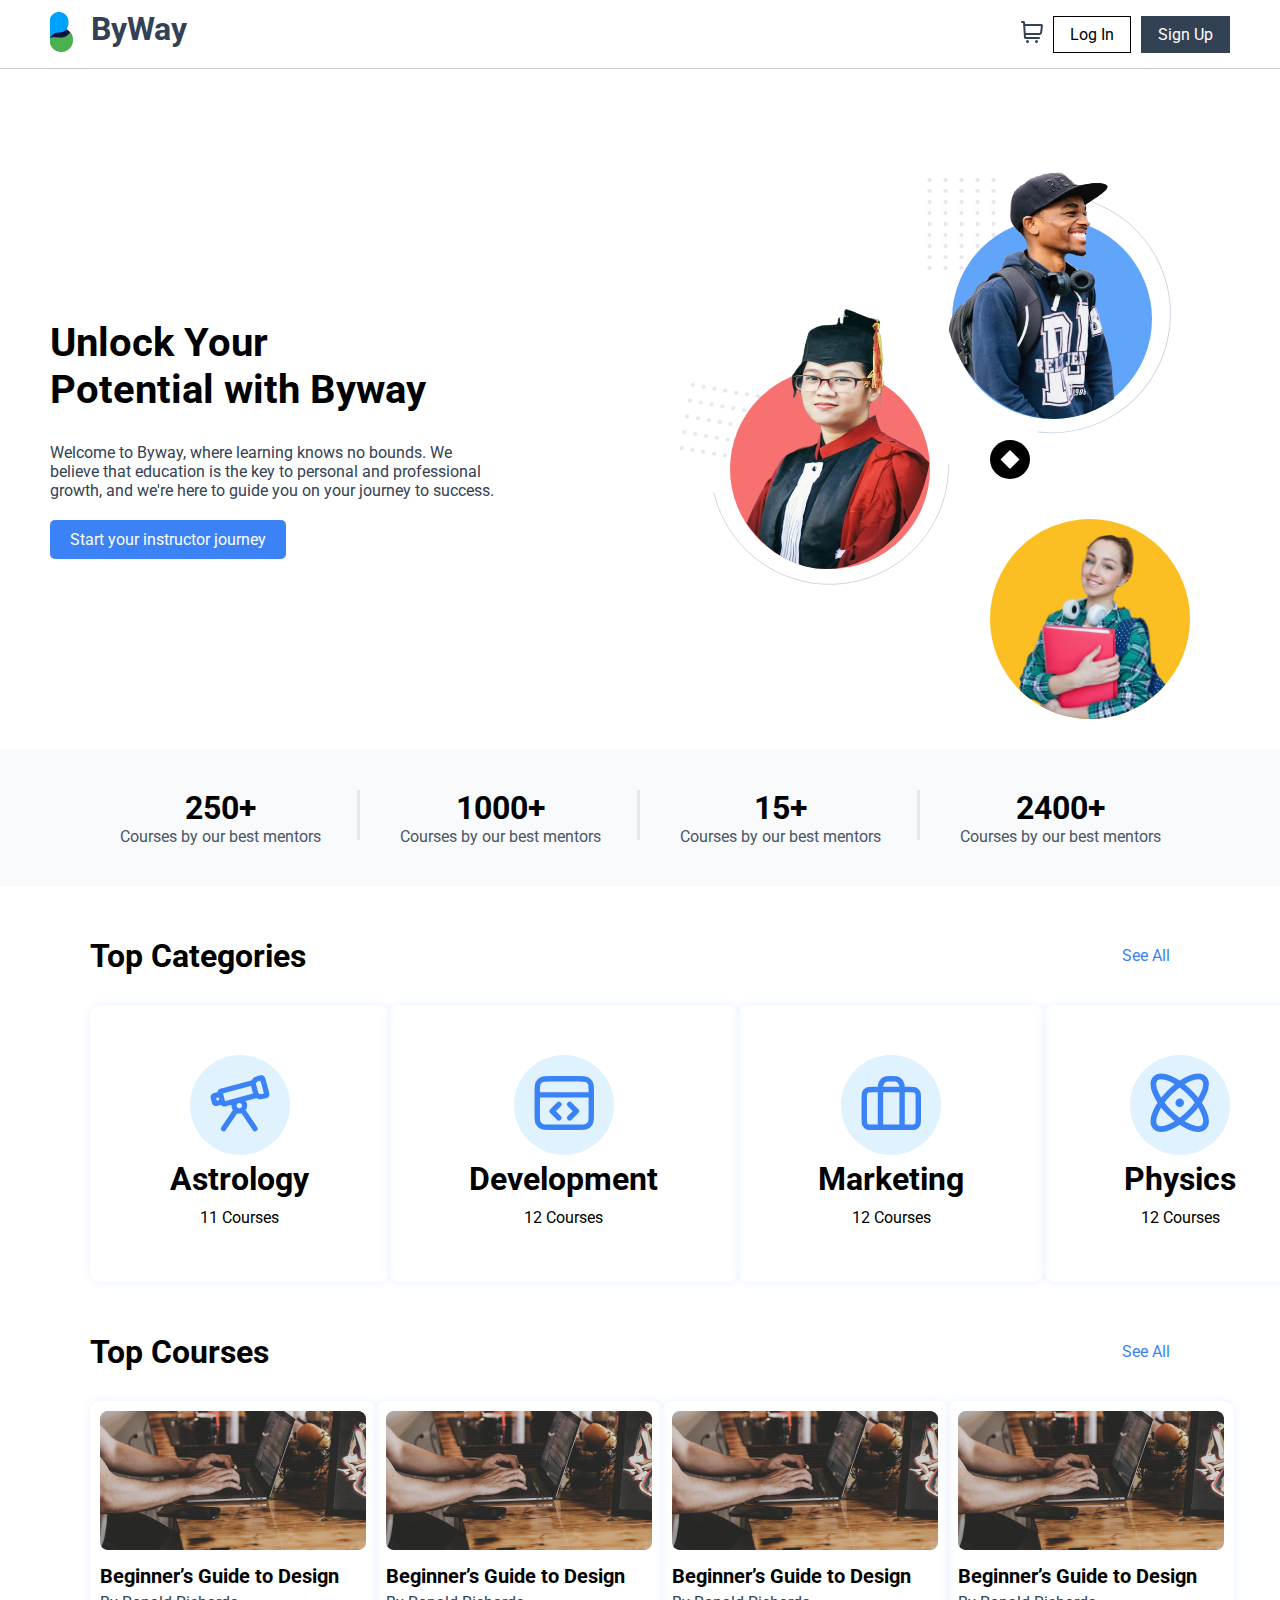
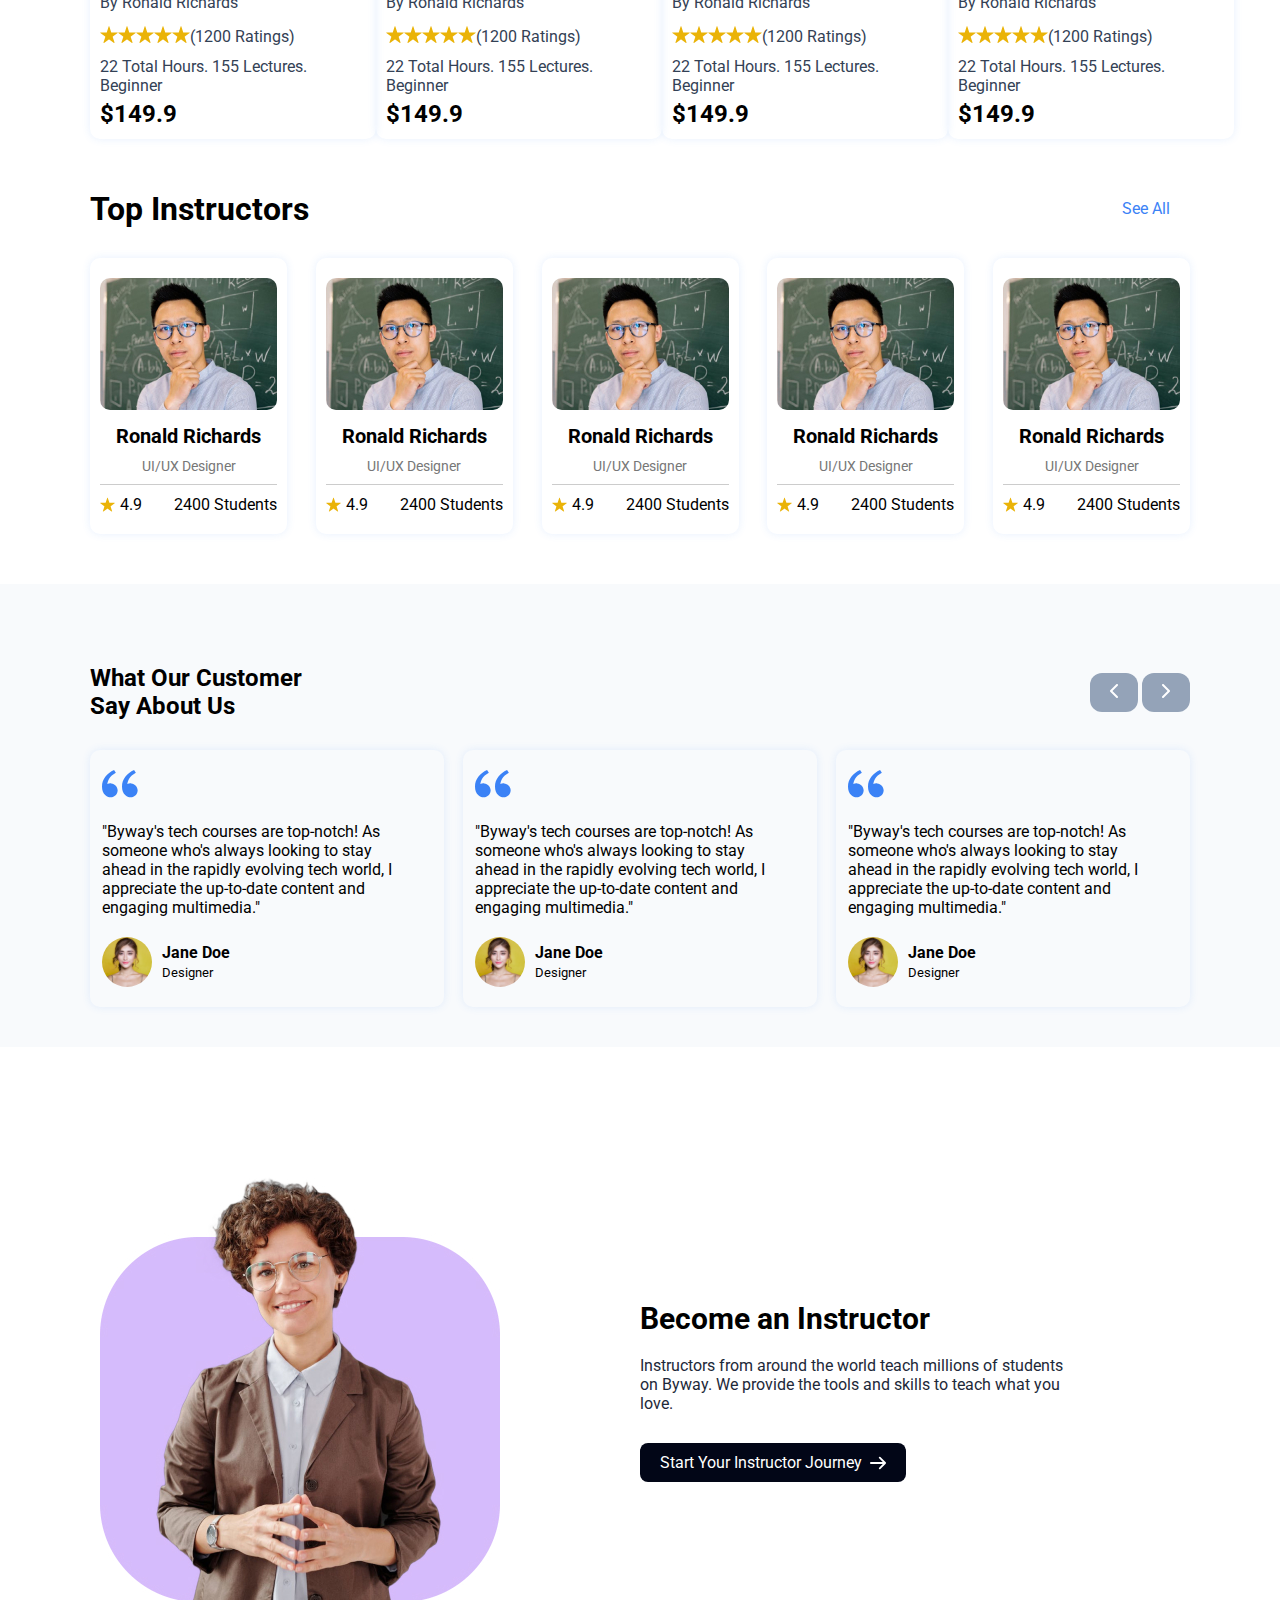
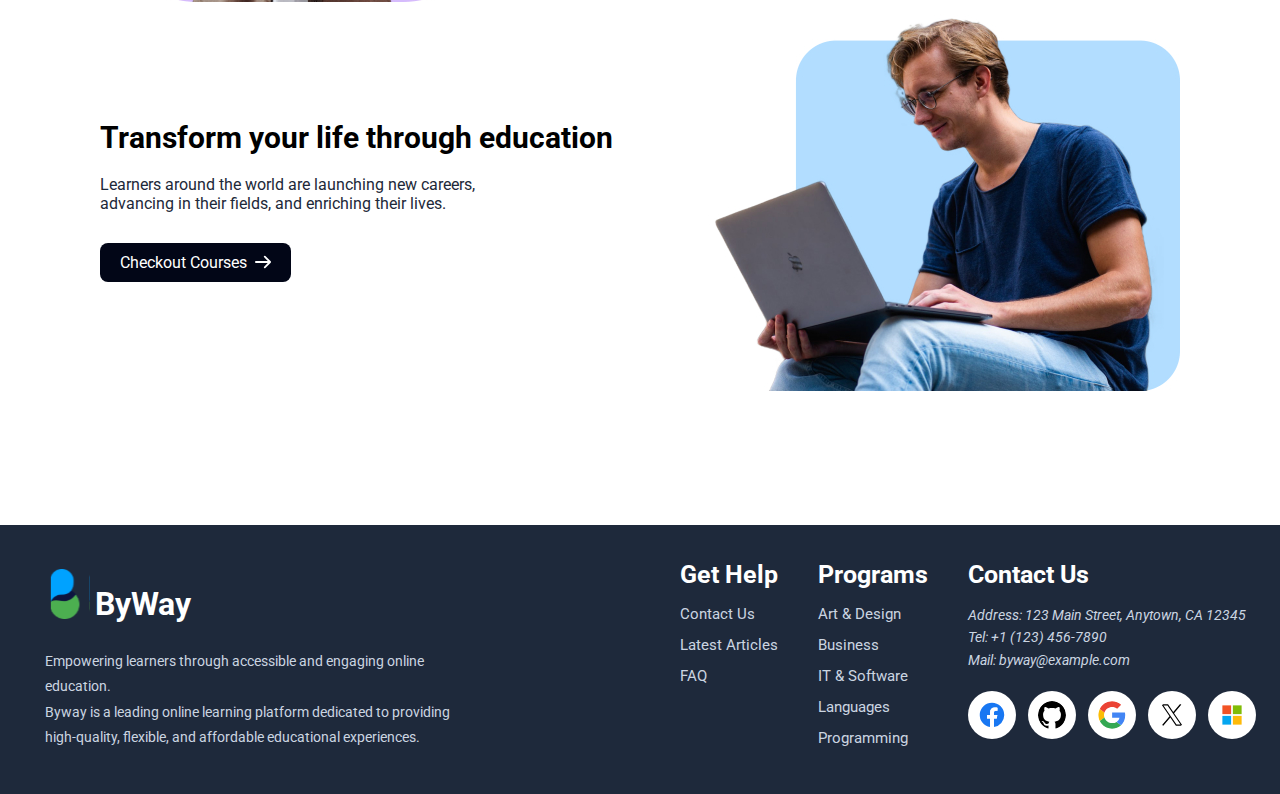
<file: index.html>
<!DOCTYPE html>
<html lang="en">
    <head>
        <meta charset="UTF-8">
        <meta name="viewport" content="width=device-width, initial-scale=1.0">
        <link href="https://fonts.googleapis.com/css2?family=Roboto:ital,wght@0,100;0,300;0,400;0,500;0,700;0,900;1,100;1,300;1,400;1,500;1,700;1,900&display=swap" rel="stylesheet">
        <link rel="stylesheet" href="CSS/style.css"/>
        <link rel="icon" href="assets/logo.svg">
        <title>ByWay</title>
    </head>
    <body>
        <section class="container">
            <nav>
                <div class="right">
                    <a href="index.html" class="image"><img src="assets/logo.svg" alt="logo"/></a>
                    <a href="index.html" class="text"><h1>ByWay</h1></a>
                </div>
                <div class="left">
                    <a href="#"><img src="assets/cart.svg" alt="cart" class="cart"/></a>
                    <a href="#" class="login">Log In</a>
                    <a href="#" class="signup">Sign Up</a>
                    <a class="menu" href="#"><img src="assets/menu-alt-svgrepo-com.svg" alt="menu"/></a>
                </div>
            </nav>
            <div class="top">
                <div class="right">
                    <h1>Unlock Your Potential with Byway</h1>
                    <p>Welcome to Byway, where learning knows no bounds. We believe that education is the key to personal and professional growth, and we're here to guide you on your journey to success. </p>
                    <a href="screens/screen1.html" class="see-more">Start your instructor journey</a>
                </div>
                <div class="left">
                    <img src="assets/dot.png" alt="dot" class="dot1"/>
                    <img src="assets/dot.png" alt="dot" class="dot2"/>
                    <div id="model1">
                        <img src="assets/model-1.png" alt="model1" class="model1"/>
                        <img src="assets/Ellipse.svg" alt="Ellipse" class="elips1"/>
                    </div>
                    <div id="model2">
                        <img src="assets/model-3.png" alt="model2" class="model2"/>
                        <img src="assets/Ellipse.svg" alt="Ellipse" class="elips2"/>
                    </div>
                    <div id="model3">
                        <img src="assets/model-2.png" alt="model3" class="model3"/>
                    </div>
                    <img src="assets/Polygon.svg" alt="image" class="rectangele"/>
                </div>
                <div class="boxone">
                    <img src="assets/span-1.svg" alt="image" class="one"/>
                    <img src="assets/span-2.svg" alt="image" class="two"/>
                    <img src="assets/span-3.svg" alt="image" class="three"/>
                    <img src="assets/span-4.svg" alt="image" class="four"/>
                    <img src="assets/span-5.svg" alt="image" class="five"/>
                    <p>Join our community of 1200+ Students</p>
                </div>
            </div>
            <section class="statistics">
                <div class="stat">
                    <h1>250+</h1>
                    <p>Courses by our best mentors</p>
                </div>
                <div class="stat">
                    <h1>1000+</h1>
                    <p>Courses by our best mentors</p>
                </div>
                <div class="stat">
                    <h1>15+</h1>
                    <p>Courses by our best mentors</p>
                </div>
                <div class="stat">
                    <h1>2400+</h1>
                    <p>Courses by our best mentors</p>
                </div>
            </section>
            <section id="top-catagory">
                <div class="top">
                    <h1>Top Categories</h1>
                    <a href="#" class="button">See All</a>
                </div>
                <div class="mid">
                    <div class="category-card">
                        <div class="icon">
                        <a href="#"><img src="assets/astrology.svg" alt="astrology"/></a>
                        </div>
                        <a href="#"><h1>Astrology</h1></a>
                        <a href="#">11 Courses</a>
                    </div>
                    <div class="category-card">
                        <div class="icon">
                        <a href="#"><img src="assets/devlopment.svg" alt="devlopment"/></a>
                        </div>
                        <a href="#"><h1>Development</h1></a>
                        <a href="#">12 Courses</a>
                    </div>
                    <div class="category-card">
                        <div class="icon">
                        <a href="#"><img src="assets/marketing.svg" alt="marketing"/></a>
                        </div>
                        <a href="#"><h1>Marketing</h1></a>
                        <a href="#">12 Courses</a>
                    </div>
                    <div class="category-card">
                        <div class="icon">
                        <a href="#"><img src="assets/physics.svg" alt="physics"/></a>
                        </div>
                        <a href="#"><h1>Physics</h1></a>
                        <a href="#">12 Courses</a>
                    </div>
                </div>
            </section>
            <section id="top-courses">
                <div class="top">
                    <h1>Top Courses</h1>
                    <a href="#" class="button">See All</a>
                </div>
                <div class="mid">
                    <a href="#" class="coursecard">
                        <img src="assets/bg.jpg" alt="imgae" class="bg"/>
                        <h1>Beginner’s Guide to Design</h1>
                        <p>By Ronald Richards</p>
                        <div class="stars">
                            <img src="assets/star.svg" alt="star"/>
                            <img src="assets/star.svg" alt="star"/>
                            <img src="assets/star.svg" alt="star"/>
                            <img src="assets/star.svg" alt="star"/>
                            <img src="assets/star.svg" alt="star"/>
                            <p>(1200 Ratings)</p>
                        </div>
                        <p class="time">22 Total Hours. 155 Lectures. Beginner</p>
                        <p class="rate">$149.9</p>
                    </a>
                    <a href="#" class="coursecard">
                        <img src="assets/bg.jpg" alt="imgae" class="bg"/>
                        <h1>Beginner’s Guide to Design</h1>
                        <p>By Ronald Richards</p>
                        <div class="stars">
                            <img src="assets/star.svg" alt="star"/>
                            <img src="assets/star.svg" alt="star"/>
                            <img src="assets/star.svg" alt="star"/>
                            <img src="assets/star.svg" alt="star"/>
                            <img src="assets/star.svg" alt="star"/>
                            <p>(1200 Ratings)</p>
                        </div>
                        <p class="time">22 Total Hours. 155 Lectures. Beginner</p>
                        <p class="rate">$149.9</p>
                    </a>
                    <a href="#" class="coursecard">
                        <img src="assets/bg.jpg" alt="imgae" class="bg"/>
                        <h1>Beginner’s Guide to Design</h1>
                        <p>By Ronald Richards</p>
                        <div class="stars">
                            <img src="assets/star.svg" alt="star"/>
                            <img src="assets/star.svg" alt="star"/>
                            <img src="assets/star.svg" alt="star"/>
                            <img src="assets/star.svg" alt="star"/>
                            <img src="assets/star.svg" alt="star"/>
                            <p>(1200 Ratings)</p>
                        </div>
                        <p class="time">22 Total Hours. 155 Lectures. Beginner</p>
                        <p class="rate">$149.9</p>
                    </a>
                    <a href="#" class="coursecard">
                        <img src="assets/bg.jpg" alt="imgae" class="bg"/>
                        <h1>Beginner’s Guide to Design</h1>
                        <p>By Ronald Richards</p>
                        <div class="stars">
                            <img src="assets/star.svg" alt="star"/>
                            <img src="assets/star.svg" alt="star"/>
                            <img src="assets/star.svg" alt="star"/>
                            <img src="assets/star.svg" alt="star"/>
                            <img src="assets/star.svg" alt="star"/>
                            <p>(1200 Ratings)</p>
                        </div>
                        <p class="time">22 Total Hours. 155 Lectures. Beginner</p>
                        <p class="rate">$149.9</p>
                    </a>
                </div>
            </section>
            <section id="top-instructors">
                <div class="top">
                    <h1>Top Instructors</h1>
                    <a href="#" class="button">See All</a>
                </div>
                <div class="mid">
                    <a href="#" class="instructor">
                        <img src="assets/model-5.jpg" alt="Instructor Image" class="instructor-img"/>
                        <h3 class="instructor-name">Ronald Richards</h3>
                        <p class="instructor-role">UI/UX Designer</p>
                        <div class="rating">
                            <div class="rating-left">
                                <img src="assets/star.svg" alt="Star Icon" class="star-icon"/>
                                <p>4.9</p>
                            </div>
                            <div class="rating-right">
                                <p>2400 Students</p>
                            </div>
                        </div>
                    </a>
                    <a href="#" class="instructor">
                        <img src="assets/model-5.jpg" alt="Instructor Image" class="instructor-img"/>
                        <h3 class="instructor-name">Ronald Richards</h3>
                        <p class="instructor-role">UI/UX Designer</p>
                        <div class="rating">
                            <div class="rating-left">
                                <img src="assets/star.svg" alt="Star Icon" class="star-icon"/>
                                <p>4.9</p>
                            </div>
                            <div class="rating-right">
                                <p>2400 Students</p>
                            </div>
                        </div>
                    </a>
                    <a href="#" class="instructor">
                        <img src="assets/model-5.jpg" alt="Instructor Image" class="instructor-img"/>
                        <h3 class="instructor-name">Ronald Richards</h3>
                        <p class="instructor-role">UI/UX Designer</p>
                        <div class="rating">
                            <div class="rating-left">
                                <img src="assets/star.svg" alt="Star Icon" class="star-icon"/>
                                <p>4.9</p>
                            </div>
                            <div class="rating-right">
                                <p>2400 Students</p>
                            </div>
                        </div>
                    </a>
                    <a href="#" class="instructor">
                        <img src="assets/model-5.jpg" alt="Instructor Image" class="instructor-img"/>
                        <h3 class="instructor-name">Ronald Richards</h3>
                        <p class="instructor-role">UI/UX Designer</p>
                        <div class="rating">
                            <div class="rating-left">
                                <img src="assets/star.svg" alt="Star Icon" class="star-icon"/>
                                <p>4.9</p>
                            </div>
                            <div class="rating-right">
                                <p>2400 Students</p>
                            </div>
                        </div>
                    </a>
                    <a href="#" class="instructor">
                        <img src="assets/model-5.jpg" alt="Instructor Image" class="instructor-img"/>
                        <h3 class="instructor-name">Ronald Richards</h3>
                        <p class="instructor-role">UI/UX Designer</p>
                        <div class="rating">
                            <div class="rating-left">
                                <img src="assets/star.svg" alt="Star Icon" class="star-icon"/>
                                <p>4.9</p>
                            </div>
                            <div class="rating-right">
                                <p>2400 Students</p>
                            </div>
                        </div>
                    </a>
                </div>
            </section>
            <section id="testimonials">
                <div class="top">
                    <div class="title">
                        <h2>What Our Customer Say About Us</h2>
                    </div>
                    <div class="controls">
                        <a href="#" class="prev"><img src="assets/short-arrow-left.svg" alt="left"/></a>
                        <a href="#" class="next"><img src="assets/short-arrow-right.svg" alt="right"/></a>
                    </div>
                </div>
                <div class="testimonial-container">
                    <a href="#" class="testimonial">
                        <div class="quote"><img src="assets/quotes.svg" alt="quote"/></div>
                        <p>
                            "Byway's tech courses are top-notch! As someone who's always looking to stay ahead in the rapidly evolving tech world, I appreciate the up-to-date content and engaging multimedia."
                        </p>
                        <div class="profile">
                            <img src="assets/span-7.svg" alt="Jane Doe"/>
                            <div class="profile-info">
                                <h4>Jane Doe</h4>
                                <small>Designer</small>
                            </div>
                        </div>
                    </a>
                    <a href="#" class="testimonial">
                        <div class="quote"><img src="assets/quotes.svg" alt="quote"/></div>
                        <p>
                            "Byway's tech courses are top-notch! As someone who's always looking to stay ahead in the rapidly evolving tech world, I appreciate the up-to-date content and engaging multimedia."
                        </p>
                        <div class="profile">
                            <img src="assets/span-7.svg" alt="Jane Doe"/>
                            <div class="profile-info">
                                <h4>Jane Doe</h4>
                                <small>Designer</small>
                            </div>
                        </div>
                    </a>
                    <a href="#" class="testimonial">
                        <div class="quote"><img src="assets/quotes.svg" alt="quote"/></div>
                        <p>
                            "Byway's tech courses are top-notch! As someone who's always looking to stay ahead in the rapidly evolving tech world, I appreciate the up-to-date content and engaging multimedia."
                        </p>
                        <div class="profile">
                            <img src="assets/span-7.svg" alt="Jane Doe"/>
                            <div class="profile-info">
                                <h4>Jane Doe</h4>
                                <small>Designer</small>
                            </div>
                        </div>
                    </a>
                </div>
            </section>
            <section id="join">
                <div class="instructor">
                    <div class="img">
                        <img src="assets/model-4.jpg" alt="model" class="modelfour"/>
                    </div>
                    <div class="instruction">
                        <h3>Become an Instructor</h3>
                        <p>Instructors from around the world teach millions of students on Byway. We provide the tools and skills to teach what you love.</p>
                        <a href="#" class="button">Start Your Instructor Journey<img src="assets/arrow-right.svg" alt="arrow left"/></a>
                    </div>
                </div>
                <div class="course">
                    <div class="img">
                        <img src="assets/model-6.jpg" alt="model" class="modelsix"/>
                    </div>
                    <div class="instruction">
                        <h3>Transform your life through education</h3>
                        <p>Learners around the world are launching new careers, advancing in their fields, and enriching their lives.</p>
                        <a href="#" class="button">Checkout Courses<img src="assets/arrow-right.svg" alt="arrow left"/></a>
                    </div>
                </div>
            </section>
            <footer class="footer">
                <div class="footer-container">
                <div class="footer-left">
                    <div class="footer-logo">
                    <a href="#"><img src="assets/logo.svg" alt="Byway Logo" class="logo"/></a>
                    <a href="#"><h1 class="logotitle">ByWay</h1></a>
                    </div>
                    <p class="footer-about">
                    Empowering learners through accessible and engaging online education.<br>
                    Byway is a leading online learning platform dedicated to providing high-quality, flexible, and affordable educational experiences.
                    </p>
                </div>
                <div class="footer-right">
                    <div class="one">
                        <h3>Get Help</h3>
                        <ul class="footer-links">
                        <li><a href="#">Contact Us</a></li>
                        <li><a href="#">Latest Articles</a></li>
                        <li><a href="#">FAQ</a></li>
                        </ul>
                    </div>
                <div class="two">
                    <h3>Programs</h3>
                    <ul class="footer-links">
                    <li><a href="#">Art & Design</a></li>
                    <li><a href="#">Business</a></li>
                    <li><a href="#">IT & Software</a></li>
                    <li><a href="#">Languages</a></li>
                    <li><a href="#">Programming</a></li>
                    </ul>
                </div>
                <div class="three">
                    <h3>Contact Us</h3>
                    <address>
                    Address: 123 Main Street, Anytown, CA 12345<br>
                    Tel: <a href="tel:+1234567890">+1 (123) 456-7890</a><br>
                    Mail: <a href="bywayedu@example.com">byway@example.com</a>
                    </address>
                    <div class="footer-social">
                    <a href="https://www.facebook.com/" target="_blank"><img src="assets/facebook.svg" alt="Facebook"/></a>
                    <a href="https://docs.github.com/" target="_blank"><img src="assets/github.svg" alt="GitHub"/></a>
                    <a href="https://www.google.com/" target="_blank"><img src="assets/google.svg" alt="Google"/></a>
                    <a href="https://twitter.com/" target="_blank"><img src="assets/twitter.svg" alt="X"/></a>
                    <a href="https://www.microsoft.com/en-in/" target="_blank"><img src="assets/microsoft.svg" alt="Microsoft"/></a>
                    </div>
                </div>
                </div>
                </div>
            </footer>
        </section>
    </body>
</html>
</file>
<file: CSS/style.css>
*{
    padding: 0;
    margin: 0;
    list-style: none;
    text-decoration: none;
    font-family: "Roboto", serif;
}
nav{
    display: flex;
    align-items: center;
    justify-content: space-between;
    padding: 10px 50px;
    border-bottom: 1.5px solid #ccc;
}
nav div.right{
    display: flex;
    align-items: center;
    justify-content: center;
}
nav div.right a.image{
    margin-right: 10px;
}
nav div.right a.text{
    color: #334155;
}
nav div.left{
    display: flex;
    align-items: center;
    justify-content: center;
}
nav div.left .menu{
    display: none;
}
a.login{
    color: #000;
    background-color: #fff;
    padding: 8px 16px;
    border: 1px solid #000;
    margin-left: 10px;
    margin-right: 10px;
}
a.login:hover{
    background-color: #000;
    color: #fff;
}
a.signup{
    color: #fff;
    background-color: #334155;
    padding: 8px 16px;
    border: 1px solid #334155;
}
a.signup:hover{
    background-color: #2b5999;
    color: #fff;
}
div.top{
    display: flex;
    justify-content: space-between;
}
div.top div.right{
    width: 50%;
    margin-top: 250px;
    padding: 0px 50px;
}
div.right h1{
    width: 60%;
    margin-bottom: 10px;
}
div.right p{
    width: 70%;
    color: #334155;
    margin-bottom: 30px;
    margin-top: 30px;
}
div.right a.see-more{
    background-color: #3B82F6;
    padding: 10px 20px;
    color: #fff;
    border-radius: 5px;
}
div.right a.see-more:hover{
    background-color: #2563eb;
    color: #000;
}
div.top div.right h1{
    font-size: 40px;
    font-weight: 700;
    color: #000;
}
div.top div.left {
    position: relative;
    display: flex;
    justify-content: center;
    align-items: center;
}

#model1 {
    background-color: #60a5fa;
    width: 200px;
    height: 200px;
    border-radius: 50%;
    position: absolute;
    top: 150px;
    left: -150px;
    z-index: 1;
}

img.model1 {
    display: block;
    width: 220px;
    height: 250px;
    position: relative;
    left: -4%;
    top: -25%;
    border-radius: 50%;
    overflow: hidden;
}
img.elips1{
    width: 168px;
    height: 230px;
    position: relative;
    top: -250px;
    left: 60px;
    z-index: 1;
    transform: rotate(30deg);
}
img.dot1{
    position: relative;
    top: -85px;
    right: 175px;
}

#model2 {
    background-color: #f87171;
    width: 200px;
    height: 200px;
    border-radius: 50%;
    position: absolute;
    top: 300px;
    right: 350px;
    z-index: 2;
}

img.model2 {
    display: block;
    width: 212px;
    height: 270px;
    position: relative;
    top: -35%;
    left: -5%;
    border-radius: 50%;
}
img.elips2{
    width: 168px;
    height: 230px;
    position: relative;
    top: -240px;
    left: 12px;
    z-index: 1;
    transform: rotate(100deg);
}
img.dot2{
    position: relative;
    top: 115px;
    right: 475px;
    transform: rotate(280deg);
}

#model3 {
    background-color: #fbbf24;
    width: 200px;
    height: 200px;
    border-radius: 50%;
    position: absolute;
    top: 450px;
    right: 90px;
    z-index: 1;
    overflow: hidden;
}

img.model3 {
    display: block;
    width: 300px;
    height: 250px;
    position: relative;
    top: -6%;
    right: 10%;
    border-radius: 50%;
    transform: scalex(-1);
    object-fit: contain;
    clip-path: circle(50%);
}
img.rectangele{
    background-color: #000;
    padding: 10px 10px;
    border-radius: 50%;
    position: relative;
    top: 150px;
    right: 250px;
}
div.boxone{
    background-color: #fff;
    width: 200px;
    height: 80px;
    position: absolute;
    top: 600px;
    left: 1100px;
    z-index: 1;
    box-shadow: 0 0 10px 0 rgba(0, 0, 0, 0.2);
    border-radius: 10px;
    align-items: center;
    justify-content: center;
    padding: 10px;
}
div.boxone p{
    font-size: 18px;
    width: 205px;
    position: relative;
    bottom: 50px;
}
div.boxone img.two{
    position: relative;
    right: 15px;
}
div.boxone img.three{
    position: relative;
    right: 30px;
}
div.boxone img.four{
    position: relative;
    right: 50px;
}
div.boxone img.five{
    position: relative;
    left: 125px;
    top: -48px;
}
.statistics {
    margin-top: 200px;
    display: flex;
    justify-content: space-around;
    background-color: #F8FAFC;
    padding: 40px 80px;
    position: relative;
}

.statistics .stat {
    text-align: center;
    flex: 1;
    position: relative;
}

.statistics .stat h2 {
    font-size: 2rem;
    margin-bottom: 5px;
    color: #1A202C;
}

.statistics .stat p {
    color: #4A5568;
}
.statistics .stat:not(:last-child)::after {
    content: "";
    position: absolute;
    top: 1%;
    bottom: 10%; 
    right: 0;
    width: 3px;
    background-color: #E2E8F0;
}
#top-catagory{
    padding: 0px 90px;
}
#top-catagory div.top{
    margin-top: 50px;
    margin-bottom: 30px;
    align-items: center;
}
#top-catagory div.top a.button{
    color: #3B82F6;
    padding: 10px 20px;
    align-items: center;
}
#top-catagory div.top a.button:hover{
    background-color: #3B82F6;
    color: #fff;
    border-radius: 5px;
}
#top-catagory div.mid{
    display: flex;
    justify-content: space-between;
    align-items: center;
    margin-bottom: 50px;
}
#top-catagory .mid .category-card {
    display: flex;
    flex-direction: column;
    align-items: center;
    justify-content: center;
    text-align: center;
    padding: 50px 80px;
    border-radius: 10px;
    box-shadow: 0px 0px 8px 0px #3B82F61F;
}
#top-catagory .mid .category-card a{
    color: #000;
    margin-top: 5px;
    margin-bottom: 5px;
}
#top-catagory .mid .category-card a:hover{
    color: #3B82F6;
}
#top-catagory .mid .category-card .icon {
    width: 100px;
    height: 100px;
    border-radius: 50%;
    background-color: #E0F2FE;
    display: flex;
    justify-content: center;
    align-items: center;
}
#top-catagory .mid .category-card .icon img{
    width: 60px;
    height: 60px;
    transition: transform 0.3s ease-in-out;
}
#top-catagory .mid .category-card .icon img:hover {
    transform: rotate(360deg);
}
#top-courses { 
    padding: 0px 90px;
}
#top-courses .top {
    margin-top: 50px;
    margin-bottom: 30px;
    align-items: center;
}
#top-courses .top .button {
    color: #3B82F6;
    padding: 10px 20px;
    align-items: center;
}
#top-courses .top .button:hover {
    background-color: #3B82F6;
    color: #fff;
    border-radius: 5px;
}
#top-courses .mid {
    display: flex;
    justify-content: space-between;
    align-items: center;
    margin-bottom: 50px;
}
#top-courses .mid .coursecard { 
    padding: 10px 10px;
    border-radius: 10px;
    box-shadow: 0px 0px 8px 0px #3B82F61F;
    transition: transform 0.3s ease-in-out;
}
#top-courses .mid .coursecard:hover{
    transform: scale(1.1);
}
#top-courses .mid .coursecard h1 { 
    font-size: 20px;
    margin-top: 10px;
    color: #000;
}
#top-courses .mid .coursecard p { 
    color: #334155;
    margin-top: 5px;
    margin-bottom: 1px;
}
#top-courses .mid .coursecard p.rate{
    font-size: 24px;
    margin-top: 5px;
    font-weight: bold;
    color: #000;
}
#top-courses .mid .coursecard p.rate:hover{
    color: #FF9F1C;
}
#top-courses .mid .coursecard .stars { 
    display: flex;
    flex-direction: row;
    margin-top: 10px;
    margin-bottom: 10px;
}
#top-instructors { 
    padding: 0px 90px;
}
#top-instructors .top { 
    margin-top: 50px;
    margin-bottom: 30px;
    align-items: center;
}
#top-instructors .top .button { 
    color: #3B82F6;
    padding: 10px 20px;
    align-items: center;
}
#top-instructors .top .button:hover { 
    background-color: #3B82F6;
    color: #fff;
    border-radius: 5px;
}
#top-instructors .mid { 
    display: flex;
    justify-content: space-between;
    align-items: center;
    margin-bottom: 50px;
}
#top-instructors .mid a{
    color: #000;
}
#top-instructors .mid .instructor { 
    text-align: center;
    background: #fff;
    border-radius: 10px;
    padding: 20px 10px;
    box-shadow: 0px 0px 8px 0px #3B82F61F;
}
#top-instructors .mid .instructor-img{
    width: 100%;
    border-radius: 10px;
}
#top-instructors .mid .instructor:hover{
    transform: scale(1.1);
}
#top-instructors .mid .instructor-name {
    font-size: 20px;
    font-weight: bold;
    margin-top: 10px;
    margin-bottom: 10px;
}
#top-instructors .instructor-role {
    color: #777;
    font-size: 14px;
    margin-bottom: 10px;
    border-bottom: 1px solid #ccc;
    padding-bottom: 10px;
}

#top-instructors .mid .rating {
    display: flex;
    justify-content: space-between;
    align-items: center;
    margin-top: 10px;
}
#top-instructors .mid .rating-left, .rating-right {
    display: flex;
    align-items: center;
}
#top-instructors .mid .star-icon {
    width: 15px;
    height: 15px;
    margin-right: 5px;
}
#testimonials { 
    padding: 30px 90px;
    background-color: #F8FAFC;
    margin-bottom: 30px;
}
#testimonials .top { 
    margin-top: 50px;
    margin-bottom: 30px;
    align-items: center;
}
#testimonials .top .title { 
    width: 20%;
}
#testimonials .top .controls .prev { 
    padding: 10px 20px;
    background-color: #94A3B8;
    border: none;
    border-radius: 12px;
}

#testimonials .top .controls .next { 
    padding: 10px 20px;
    background-color: #94A3B8;
    border: none;
    border-radius: 12px;
}
#testimonials .testimonial-container{
    display: flex;
    align-items: center;
    flex-direction: row;
    justify-content: space-between;
    margin-bottom: 10px;
}
#testimonials .testimonial-container .testimonial { 
    width: 30%;
    padding: 20px 12px;
    border-radius: 10px;
    box-shadow: 0px 0px 8px 0px #3B82F61F;
}
#testimonials .testimonial-container .testimonial p { 
    width: 90%;
    color: #000;
    margin-top: 20px;
    margin-bottom: 20px;
}
#testimonials .testimonial-container .testimonial .profile{
    display: flex;
    flex-direction: row;
    align-items: center;
}
#testimonials .testimonial-container .testimonial .profile img {
    border-radius: 50%;
    width: 50px;
    height: 50px;
    object-fit: cover;
}
.profile .profile-info { 
    margin-left: 10px;
}
.profile .profile-info h4 { 
    color: #000;
}
.profile-info small {
    color: #000;
}
#join { 
    padding: 100px 100px;
    margin-bottom: 30px;
}
#join .instructor { 
    display: flex;
    justify-content: space-between;
    align-items: center;
}
#join .instructor .instruction { 
    width: 50%;
}
#join .instructor .instruction h3 { 
    font-size: 30px;
    color: #000;
    margin-bottom: 20px;
}
#join .instructor .instruction p{
    color: #1D2939;
    width: 80%;
    margin-bottom: 30px;
}
#join .instructor .instruction .button {
    display: inline-flex;
    align-items: center;
    gap: 8px;
    font-size: 16px;
    background-color: #020617;
    color: #fff;
    padding: 10px 20px;
    border: none;
    text-align: center;
    border-radius: 8px;

}
#join .instructor .instruction .button img {
    width: 16px;
    height: 16px;
}
#join .instructor .instruction .button:hover{
    background-color: #94A3B8;
    color: #000;
}
#join .course { 
    display: flex;
    justify-content: space-between;
    align-items: center;
    transform: scaleX(-1)
}
#join .course .instruction { 
    width: 50%;
    transform: scaleX(-1);
}
#join .course .instruction h3 { 
    font-size: 30px;
    color: #000;
    margin-bottom: 20px;
}
#join .course .instruction p { 
    color: #1D2939;
    width: 80%;
    margin-bottom: 30px;
}
#join .course .instruction .button { 
    display: inline-flex;
    align-items: center;
    gap: 8px;
    font-size: 16px;
    background-color: #020617;
    color: #fff;
    padding: 10px 20px;
    border: none;
    text-align: center;
    border-radius: 8px;
}
#join .course .instruction .button img { 
    width: 16px;
    height: 16px;
}
#join .course .instruction .button:hover{
    background-color: #94A3B8;
    color: #000;
}
.footer {
    background-color: #1E293B; 
    color: #ffffff; 
    padding: 60px 60px;
  }
  
  .footer-container {
    display: flex;
    justify-content: space-between;
    align-items: center;
  }
  .footer .footer-left .footer-logo{
    display: flex;
    align-items: center;
    justify-items: center;
  }
  .footer .footer-right{
    display: flex;
    justify-content: space-between;
    flex-wrap: wrap;
    margin: 0 auto;
    gap: 40px;
  }
  .footer .footer-right h3{
    font-size: 25px;
    font-weight: bolder;
  }
  .footer-container .footer-about{
    width: 50%;
    color: #CBD5E1;
  }
  .footer-logo .logo {
    width: 50px;
    height: 50px;
    margin-bottom: 16px;
  }
  .footer-logo .logotitle{
    color: #fff;
  }
  .footer-about {
    font-size: 14px;
    line-height: 1.8;
    margin-top: 10px;
  }
  
  .footer-links {
    padding: 0;
    margin-top: 15px;
  }
  
  .footer-links li {
    margin-bottom: 12px;
  }
  
  .footer-links a {
    color: #CBD5E1;
    font-size: 15px;
  }
  
  .footer-links a:hover {
    text-decoration: underline;
    color: #50c0e9;
  }
  
  .footer-social {
    display: flex;
    gap: 12px;
    margin-top: 20px;
  }
  
  .footer-social a img {
    width: 28px; 
    height: 28px;
    padding: 10px 10px;
    border-radius: 50%;
    background-color: #fff;
    transition: transform 0.3s ease-in-out;
  }
  
  .footer-social a img:hover {
    transform: scale(1.1); 
  }
  .footer .footer-right .three h3{
    margin-bottom: 15px;
  }
  
  address {
    font-size: 14px;
    line-height: 1.6;
    color: #CBD5E1;
  }
  
  address a {
    color: #CBD5E1;
  }
  
  address a:hover {
    text-decoration: underline;
    color: #50c0e9;
  }
  @media (max-width: 1400px) {
    .footer{
        padding: 15px 15px;
    }
    .footer-left{
        width: 50%;
        margin-left: 30px;
    }
    .footer-container .footer-about{
        width: 70%;
    }
    div.boxone{
        display: none;
    }
    .footer .footer-left .footer-logo{
        width: max-content;
    }
    .footer-container{
        margin-top: 20px;
        margin-bottom: 20px;
    }
}
@media (max-width: 1200px) {
    div.top div.right h1{
        width: 65%;
    }
    div.boxone{
        display: none;
    }
    #top-catagory{
        padding: 0px 30px;
    }
    #top-courses{
        padding: 0px 30px;
    }
    #top-instructors{
        padding: 0px 30px;
    }
    #testimonials{
        padding: 10px 50px;
    }
    #top-catagory .mid .category-card{
        padding: 50px 50px;
    }
    #top-catagory div.mid{
        padding: 0px 30px;
    }
    #top-instructors .mid{
        padding: 0px 30px;
    }
    .footer .footer-left{
        width: 45%;
    }
    .footer-container .footer-about{
        width: 95%;
    }
    .footer .footer-right{
        flex-wrap: nowrap;
    }
    #top-instructors .mid .instructor:nth-of-type(4) {
    display: none;
    }
    #top-courses .mid {
        display: grid;
        grid-template-columns: repeat(2, 1fr);
        grid-template-rows: repeat(4, auto);
        gap: 30px;
        margin-left: 150px;
    }
    #top-courses .mid .coursecard{
        align-items: center;
        justify-content: center;
        width: max-content;
    }
    .footer {
        padding: 15px 25px;
    }
}
@media (max-width: 992px) {
    div.top div.right h1{
        width: 80%;
    }
    .statistics{
        padding: 30px 15px;
    }
    #join .instructor .instruction{
        margin-left: 50px;
    }
    .footer-container .footer-about{
        display: none;
    }
    .footer .footer-left {
        width: 35%;
    }
    #top-catagory div.mid{
        padding: 0px 20px;
    }
    .footer-social a img{
        width: 20px;
        height: 20px;
    }
}
@media (max-width: 768px) {
    div.top div.left{
        display: none;
    }
    div.top div.right{
        padding: 0px 30px;
        margin-top: 90px;
        width: 100%;
        display: flex;
        flex-wrap: wrap;
        justify-content: center;
        align-items: center;
        text-align: center;
        position: relative;
        background: none;
    }
    div.top div.right::before {
        content: "";
        position: absolute;
        top: 1px;
        left: 320px;
        width: 25%;
        height: 100%;
        background: url('../assets/logo.svg') center /cover no-repeat;
        opacity: 0.2;
        z-index: -1;
    }
    .statistics {
        margin-top: 100px;
        padding: 25px 25px;
    }
    #top-catagory .mid .category-card{
        padding: 25px 25px;
    }
    #top-catagory div.mid{
        display: grid;
        grid-template-columns: repeat(2, 1fr);
        gap: 20px;
    }
    #top-instructors .mid { 
        display: grid;
        grid-template-columns: repeat(2, 1fr);
        gap: 30px;
        padding-left: 60px;
    }
    #top-courses .mid{
        margin-left: 30px;
    }
    #top-instructors .mid .instructor{
        display: flex;
        justify-content: center;
        align-items: center;
        flex-direction: column;
        width: 70%;
    }
    #top-instructors .mid .instructor img{
        width: 50%;
        height: 50%;
    }
    #top-instructors .mid .instructor .star {
        gap: 30px;
    }
    #testimonials .top .title{
        width: 40%;
    }
    #testimonials .testimonial-container .testimonial:nth-of-type(n+2){
        display: none;
    }
    #testimonials .testimonial-container .testimonial{
        width: 80%;
        margin: auto;
    }
    #testimonials .testimonial-container .testimonia .quote img{
        width: 20px;
        height: 20px;
    }
    #testimonials .testimonial-container .testimonial p{
        font-size: 15px;
    }
    #testimonials .testimonial-container .testimonial .profile img{
        width: 40px;
        height: 40px;
    }
    .profile .profile-info{
        font-size: 15px;
    }
    #testimonials .testimonial-container{
        gap: 20px;
    }
    #join .instructor .modelfour{
        width: 250px;
        height: 250px;
    }
    #join .instructor .instruction h3 {
        font-size: 20px;
    }
    #join .instructor .instruction p{
        width: 90%;
        font-size: 14px;
    }
    #join .instructor .instruction .button{
        font-size: 12px;
    }
    #join .course .modelsix{
        width: 250px;
        height: 250px;
    }
    #join .course .instruction h3{
        font-size: 20px;
    }
    #join .course .instruction p{
        width: 90%;
        font-size: 14px;
    }
    #join .course .instruction .button{
        font-size: 12px;
    }
    .footer-container{
        flex-direction: column;
        margin-bottom: 20px;
    }
    .footer .footer-left{
        width: 28%;
    }
}
@media (max-width: 576px) {
    nav div.left .menu{
        display: block;
    }
    nav div.left .menu img{
        width: 30px;
        height: 30px;
        margin-left: 10px;
    }
    nav div.left .signup,
    nav div.left .login,
    nav div.left .cart{
        display: none;
    }
    div.top div.right::before {
        top: 1px;
        left: 220px;
        width: 35%;
        height: 100%;
    }
    div.top div.right h1 {
        font-size: 30px;
    }
    .statistics {
        margin-top: 80px;
        padding: 15px 15px;
    }
    .statistics .stat h1{
        font-size: 18px;
    }
    .statistics .stat p {
        font-size: 14px;
        width: 91%;
        margin-left: 5px;
    }
    #testimonials .top .title{
        width: 50%;
    }
    #testimonials .testimonial-container .testimonial:nth-of-type(2),
    #testimonials .testimonial-container .testimonial:nth-of-type(3) {
        display: none;
    }
    #testimonials .testimonial-container .testimonial{
        width: 100%;
    }
    #top-courses .mid{
        display: grid;
        grid-template-columns: repeat(1, 1fr);
        gap: 30px;
        margin: 20px 100px;
    }
    #top-courses .mid .coursecard{
        text-align: center;
        padding: 10px 20px;
    }
    #top-courses .mid .coursecard img.bg{
        width: 100%;
        height: auto;
    }
    #top-courses .mid .coursecard h1{
        font-size: 20px;
    }
    #top-courses .mid .coursecard .stars{
        display: block;
    }
    #top-courses .mid .coursecard .stars img{
        width: 20px;
        height: 20px;
        margin-top: 5px;
    }
    #top-instructors .mid .instructor a h3 {
        font-size: 16px;
    }
    #top-courses .mid .coursecard p.rate{
        font-size: 24px;
    }
    #top-instructors .mid .instructor img{
        width: 100%;
        height: auto;
    }
    #top-instructors .mid{
        padding-left: 0px;
        margin-left: 30px;
    }
    #top-instructors .mid .instructor{
        width: 90%;
    }
    #top-instructors .mid .rating{
        gap: 10px;
    }
    #join {
        padding: 50px 50px;
    }
    #join .instructor .modelfour {
        width: 200px;
        height: 200px;
    }
    #join .instructor .instruction h3 {
        font-size: 24px;
    }
    #join .instructor .instruction p {
        width: 100%;
        font-size: 14px;
    }
    #join .instructor .instruction .button {
        font-size: 14px;
    }
    #join .course .modelsix {
        width: 200px;
        height: 200px;
    }
    #join .course .instruction p {
        width: 100%;
        font-size: 14px;
    }
    #join .course .instruction .button {
        font-size: 14px;
    }
    .footer{
        padding: 0px 20px;
    }
    .footer .footer-right{
        display: grid;
        grid-template-columns: repeat(3, 1fr);
        grid-template-rows: repeat(3, auto);
        gap: 10px;
    }
    .footer .footer-left{
        margin-top: 20px;
    }
    .footer-container{
        margin-bottom: 0px;
    }
}
@media (max-width: 375px){
    html, body {
        overflow-x: hidden; 
      }
    nav{
        padding: 10px 20px;
    }  
    nav div.left .menu{
        display: block;
    }
    nav div.left .menu img{
        width: 30px;
        height: 30px;
        margin-left: 10px;
    }
    nav div.left .signup,
    nav div.left .login,
    nav div.left .cart{
        display: none;
    }
    div.top{
        display: block;
    }
    div.top div.right{
        width: 100%;
        margin-top: 50px;
        padding: 0px 0px;
        position: relative;
        background: none;
    }
    div.top div.right::before {
        content: "";
        position: absolute;
        top: 15px;
        left: 100px;
        width: 50%;
        height: 80%;
        background: url('../assets/logo.svg') center /cover no-repeat;
        opacity: 0.2;
        z-index: -1;
    }
    div.top div.right p{
        width: 80%;
    }
    div.top div.right h1{
        font-size: 24px;
        width: 80%;
    }
    .statistics {
        margin-top: 30px;
        flex-direction: column;
        gap: 10px;
        background-color: #fff;
    }
    .statistics .stat{
        background-color: #E2E8F0;
        padding: 10px 0px;
    }
    .statistics .stat h1 {
        font-size: 15px;
    }
    .statistics .stat p {
        font-size: 14px;
    }
    #top-catagory div.top{
        display: flex;
    }
    #top-catagory div.top a.button{
        padding: 5px 10px;
        font-size: 12px;
    }
    #top-catagory div.top h1{
        width: 60%;
        font-size: 20px;
    }
    #top-catagory div.mid {
        display: grid;
        grid-template-columns: repeat(1, 1fr);
        gap: 20px;
    }
    #top-courses{
        padding: 0px 20px;
    }
    #top-courses .top{
        display: flex;
    }
    #top-courses .mid .coursecard img.bg{
        width: 80%;
        height: auto;
    }
    #top-courses div.top h1{
        width: 60%;
        font-size: 20px;
    }
    #top-courses div.top a.button{
        padding: 5px 10px;
        font-size: 12px;
    }
    #top-courses .mid {
        margin: 0px;
    }
    #top-courses .mid .coursecard{
        padding: 10px 0px;
    }
    #top-courses .mid .coursecard h1{
        width: max-content;
        margin-left: 15px;
    }
    #top-courses .mid .coursecard p{
        width: 99%;
    }
    #top-instructors .top{
        display: flex;
    }
    #top-instructors .top h1{
        width: 60%;
        font-size: 20px;
    }
    #top-instructors .top a.button{
        padding: 5px 10px;
        font-size: 12px;
    }
    #top-instructors .mid {
        display: grid;
        grid-template-columns: repeat(1, 1fr);
        gap: 20px;
    }
    #testimonials{
        padding: 10px 20px;
    }
    #testimonials .top{
        display: flex;
    }
    #testimonials .testimonial-container .testimonial{
        width: 85%;
    }
    #testimonials .top .title{
        width: 75%;
    }
    #testimonials .top .title h2{
        font-size: 20px;
    }
    #testimonials .top .controls .prev{
        padding: 5px 10px;
    }
    #testimonials .top .controls .next{
        padding: 5px 10px;
    }
    #testimonials .profile .profile-info h4{
        font-size: 18px;
    }
    #testimonials .profile-info small{
        font-size: 16px;
    }
    #testimonials .testimonial-container .testimonial p{
        width: 100%;
        font-size: 17px;
    }
    #testimonials .testimonial-container .testimonial .profile img {
        width: 30%;
        height: 20%;
    }
    #join {
        padding: 5px 5px;
    }
    #join div.instructor div.img{
        display: none;
    }
    #join div.course div.img{
        display: none;
    }
    #join div.course{
        margin-left: -10px;
    }
    #join .course .instruction{
        width: 90%;
        margin-top: 50px;
    }
    #join .instructor .modelfour {
        display: none;
    }
    #join .instructor .instruction {
        margin-left: 20px;
        width: 90%;
    }
    #join .instructor .instruction h3 {
        font-size: 24px;
    }
    #join .instructor .instruction p{
        font-size: 16px;
        width: 90%;
    }
    #join .instructor .instruction .button {
        font-size: 14px;
        padding: 5px 5px;
    }
    #join .course .modelsix {
       display: none;
    }
    #join .instructor{
        display: block;
        width: 100%;
    }
    #join .course{
        display: block;
        width: 100%;
    }
    #join .course .instruction h3{
        font-size: 24px;
    }
    #join .course .instruction p{
        font-size: 16px;
    }
    #join .course .instruction .button{
        font-size: 14px;
        padding: 5px 25px;
    }
    .footer .footer-left{
        margin-top: 20px;
    }
    .footer-logo .logo {
      width: 30px;
      height: 30px;
    }
    .footer-logo .logotitle {
      font-size: 24px;
      margin-bottom: 20px;
    }
    .footer .footer-right{
        grid-template-columns: repeat(1, 1fr);
        margin-bottom: 20px;
    }
}
</file>
